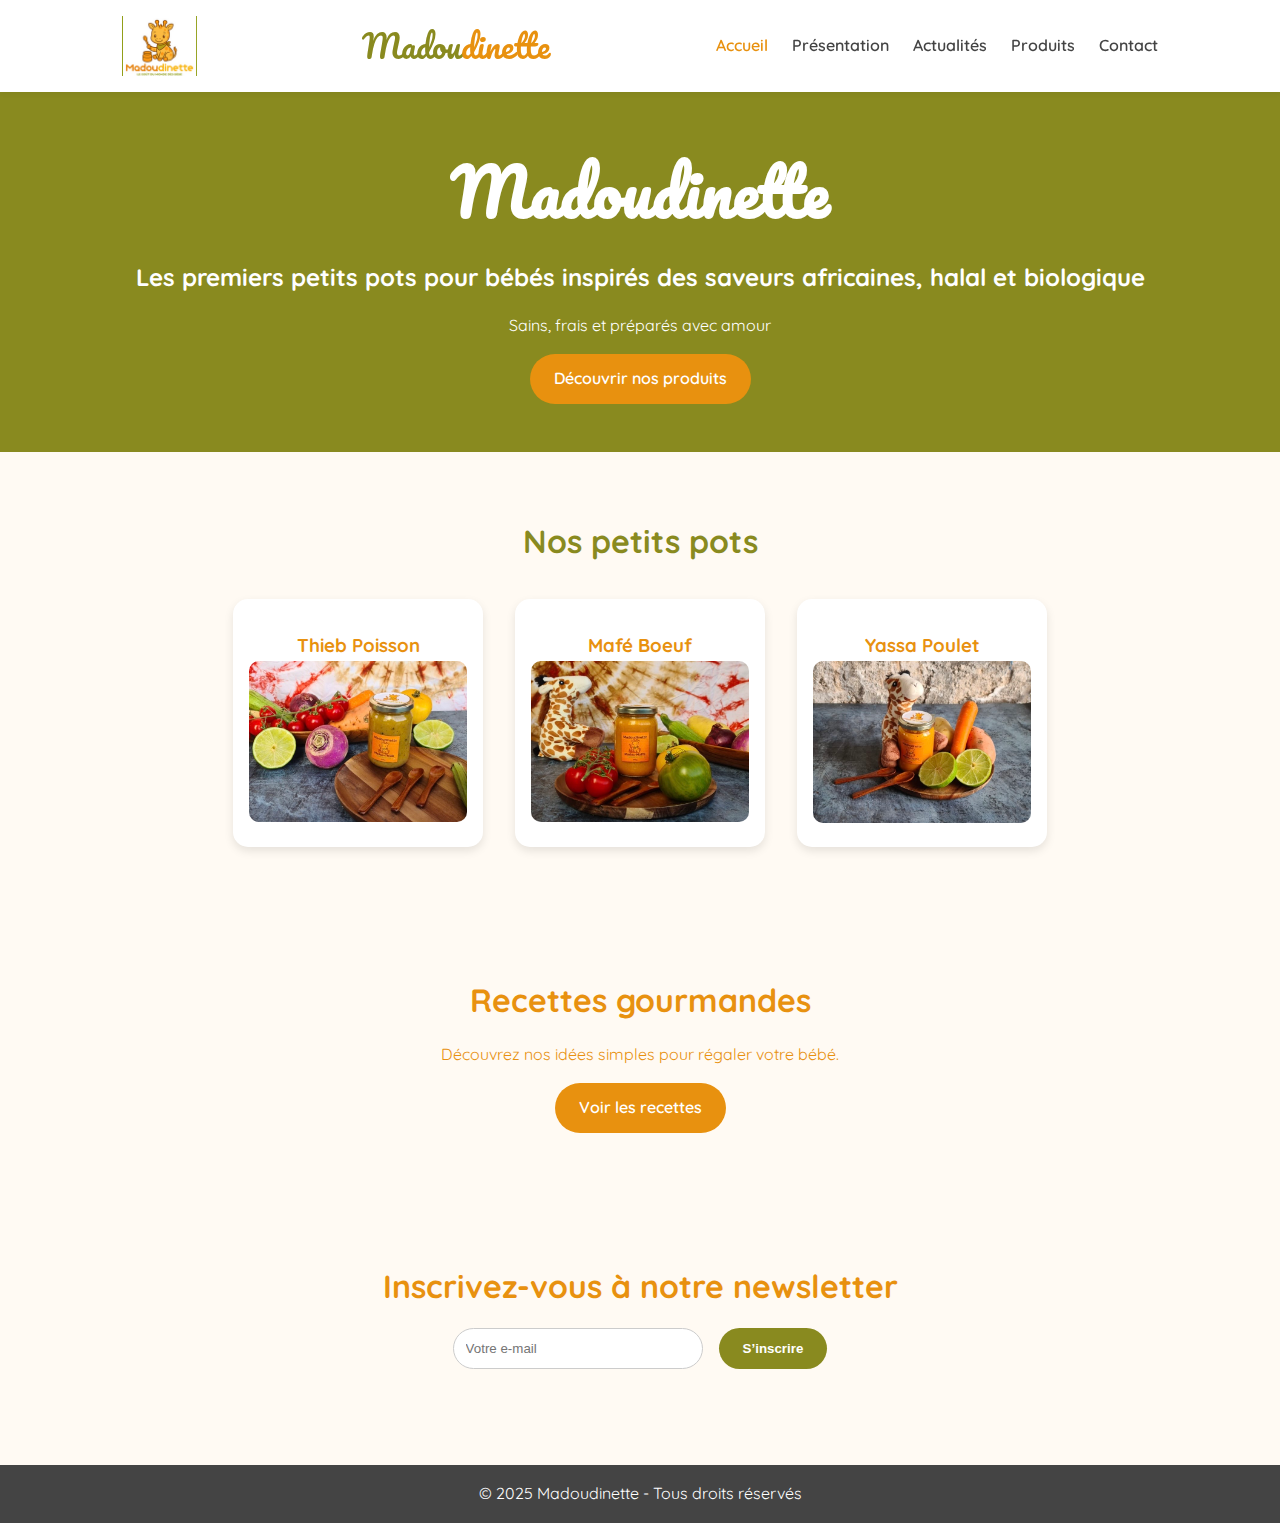
<file: index.html>
<!DOCTYPE html>
<html lang="fr">
<head>
  <meta charset="UTF-8">
  <meta name="viewport" content="width=device-width, initial-scale=1.0">
  <title>Madoudinette - Petits Pots Bébé Maison</title>
  <link rel="stylesheet" href="style_index.css">
  <link href="https://fonts.googleapis.com/css2?family=Pacifico&family=Quicksand:wght@400;600&display=swap" rel="stylesheet">
</head>
<body>

  <!-- ===== HEADER ===== -->
  <header class="site-header">
    <nav class="navbar">
      <img src="images/logo.png" alt="Logo Madoudinette" class="logo-img">
      <div class="logo">
        <span class="logo-vert">Madou</span><span class="logo-orange">dinette</span>
      </div>
      <ul class="nav-links">
        <li><a href="index.html" class="active">Accueil</a></li>
        <li><a href="presentation.html">Présentation</a></li>
        <li><a href="actualite.html">Actualités</a></li>
        <li><a href="produits.html">Produits</a></li>
        <li><a href="contact.html">Contact</a></li>
      </ul>
    </nav>
  </header>

  <!-- ===== HERO ===== -->
  <section class="hero">
    <div class="hero-content">
      <h1>Madoudinette</h1>
      <h2>Les premiers petits pots pour bébés inspirés des saveurs africaines, halal et biologique</h2>
      <p>Sains, frais et préparés avec amour </p>
      <a href="produits.html" class="btn">Découvrir nos produits</a>
    </div>
  </section>

  <!-- ===== NOS PETITS POTS ===== -->
  <section class="produits">
    <h2>Nos petits pots</h2>
    <div class="cards">
      <div class="card">
        <h3>Thieb Poisson</h3>
        <img src="images/madouThieb.jpg" alt="Madou-Thieb">
      </div>
      <div class="card">
        <h3>Mafé Boeuf</h3>
        <img src="images/madou_maffe.jpg" alt="Madou-maffe">
      </div>
      <div class="card">
        <h3>Yassa Poulet</h3>
        <img src="images/madouYassa.jpg" alt="Madou-Yassa">
      </div>
    </div>
  </section>

  <!-- ===== RECETTES ===== -->
  <section class="recettes">
    <h2>Recettes gourmandes</h2>
    <p>Découvrez nos idées simples pour régaler votre bébé.</p>
    <a href="actualite.html" class="btn">Voir les recettes</a>
  </section>

  <!-- ===== NEWSLETTER ===== -->
  <section class="newsletter">
    <h2>Inscrivez-vous à notre newsletter</h2>
    <form>
      <input type="email" placeholder="Votre e-mail">
      <button type="submit">S’inscrire</button>
    </form>
  </section>

  <!-- ===== FOOTER ===== -->
  <footer>
    <p>&copy; 2025 Madoudinette - Tous droits réservés</p>
  </footer>

</body>
</html>
</file>
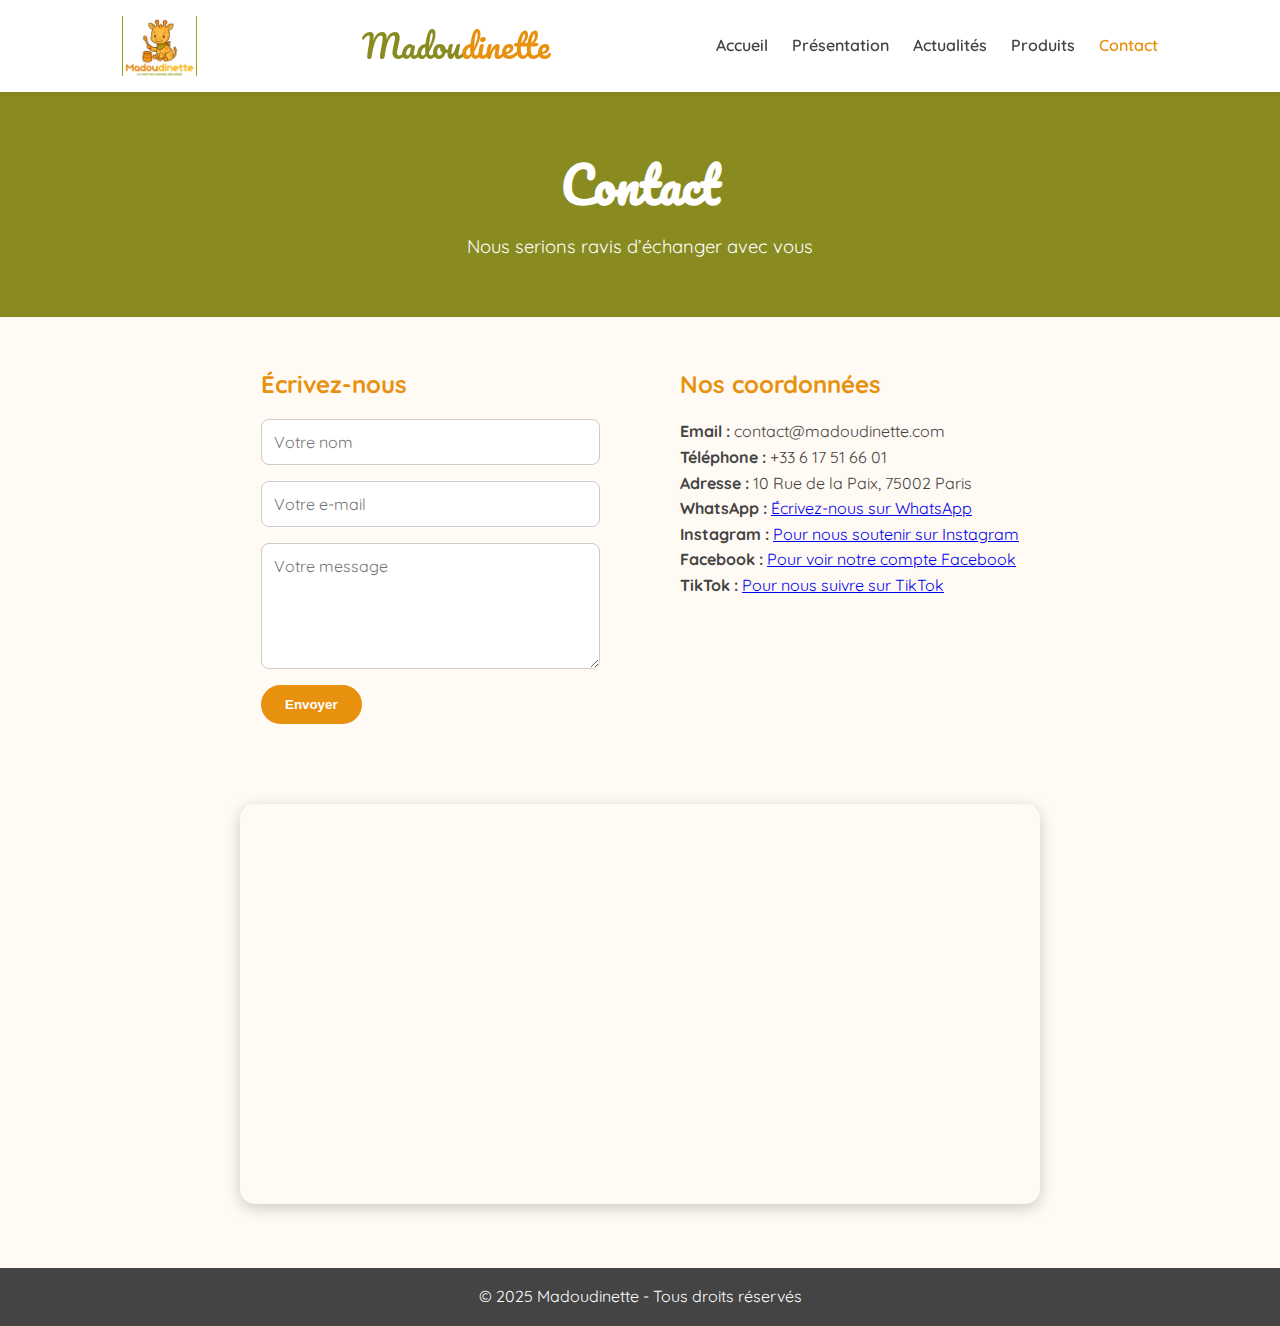
<file: contact.html>
<!DOCTYPE html>
<html lang="fr">
<head>
  <meta charset="UTF-8">
  <meta name="viewport" content="width=device-width, initial-scale=1.0">
  <title>Madoudinette - Contact</title>
  <link rel="stylesheet" href="style_contact.css">
  <link href="https://fonts.googleapis.com/css2?family=Pacifico&family=Quicksand:wght@400;600&display=swap" rel="stylesheet">
</head>
<body>

  <!-- ===== HEADER ===== -->
  <header class="site-header">
    <nav class="navbar">
      <img src="images/logo.png" alt="Logo Madoudinette" class="logo-img">
      <div class="logo">
        <span class="logo-vert">Madou</span><span class="logo-orange">dinette</span>
      </div>
      <ul class="nav-links">
        <li><a href="index.html">Accueil</a></li>
        <li><a href="presentation.html">Présentation</a></li>
        <li><a href="actualite.html">Actualités</a></li>
        <li><a href="produits.html">Produits</a></li>
        <li><a href="contact.html" class="active">Contact</a></li>
      </ul>
    </nav>
  </header>

  <!-- ===== HERO ===== -->
  <section class="hero">
    <div class="hero-content">
      <h1>Contact</h1>
      <h2>Nous serions ravis d’échanger avec vous</h2>
    </div>
  </section>

  <!-- ===== CONTACT SECTION ===== -->
  <section class="contact-container">
    <div class="contact-block">
      <h2>Écrivez-nous</h2>
      <form class="contact-form">
        <input type="text" placeholder="Votre nom" required>
        <input type="email" placeholder="Votre e-mail" required>
        <textarea placeholder="Votre message" rows="5" required></textarea>
        <button type="submit" class="btn">Envoyer</button>
      </form>
    </div>

    <div class="contact-block">
      <h2>Nos coordonnées</h2>
      <p><strong>Email :</strong> contact@madoudinette.com</p>
      <p><strong>Téléphone :</strong> +33 6 17 51 66 01</p>
      <p><strong>Adresse :</strong> 10 Rue de la Paix, 75002 Paris</p>
      <p><strong>WhatsApp :</strong> 
        <a href="https://wa.me/33617516601" target="_blank">Écrivez-nous sur WhatsApp</a>
      </p>
      <p><strong>Instagram :</strong> 
        <a href=https://www.instagram.com/madoudinette>Pour nous soutenir sur Instagram</a>
      </p>
      <p><strong>Facebook :</strong> 
        <a href=https://www.facebook.com/profile.php?id=61576744880389&locale=fr_FR>Pour voir notre compte Facebook</a>
      </p>
      <p><strong>TikTok :</strong> 
        <a href=https://www.tiktok.com/@madoudinette>Pour nous suivre sur TikTok</a>
      </p>
    </div>
  </section>

  <!-- ===== MAP STYLISÉE ===== -->
  <section class="map-section">
    <div class="map-container">
      <iframe 
        src="https://www.google.com/maps/embed?pb=!1m18!1m12!1m3!1d2624.297640660324!2d2.330088315674119!3d48.86857297928896!2m3!1f0!2f0!3f0!3m2!1i1024!2i768!4f13.1!3m3!1m2!1s0x47e66e2f1c6a22e7%3A0x9c72d2b2fa3b0a76!2s10%20Rue%20de%20la%20Paix%2C%2075002%20Paris!5e0!3m2!1sfr!2sfr!4v1700000000000!5m2!1sfr!2sfr" 
        frameborder="0" style="border:0;" allowfullscreen="" loading="lazy">
      </iframe>
    </div>
  </section>

  <!-- ===== FOOTER ===== -->
  <footer>
    <p>&copy; 2025 Madoudinette - Tous droits réservés</p>
  </footer>

</body>
</html>
</file>
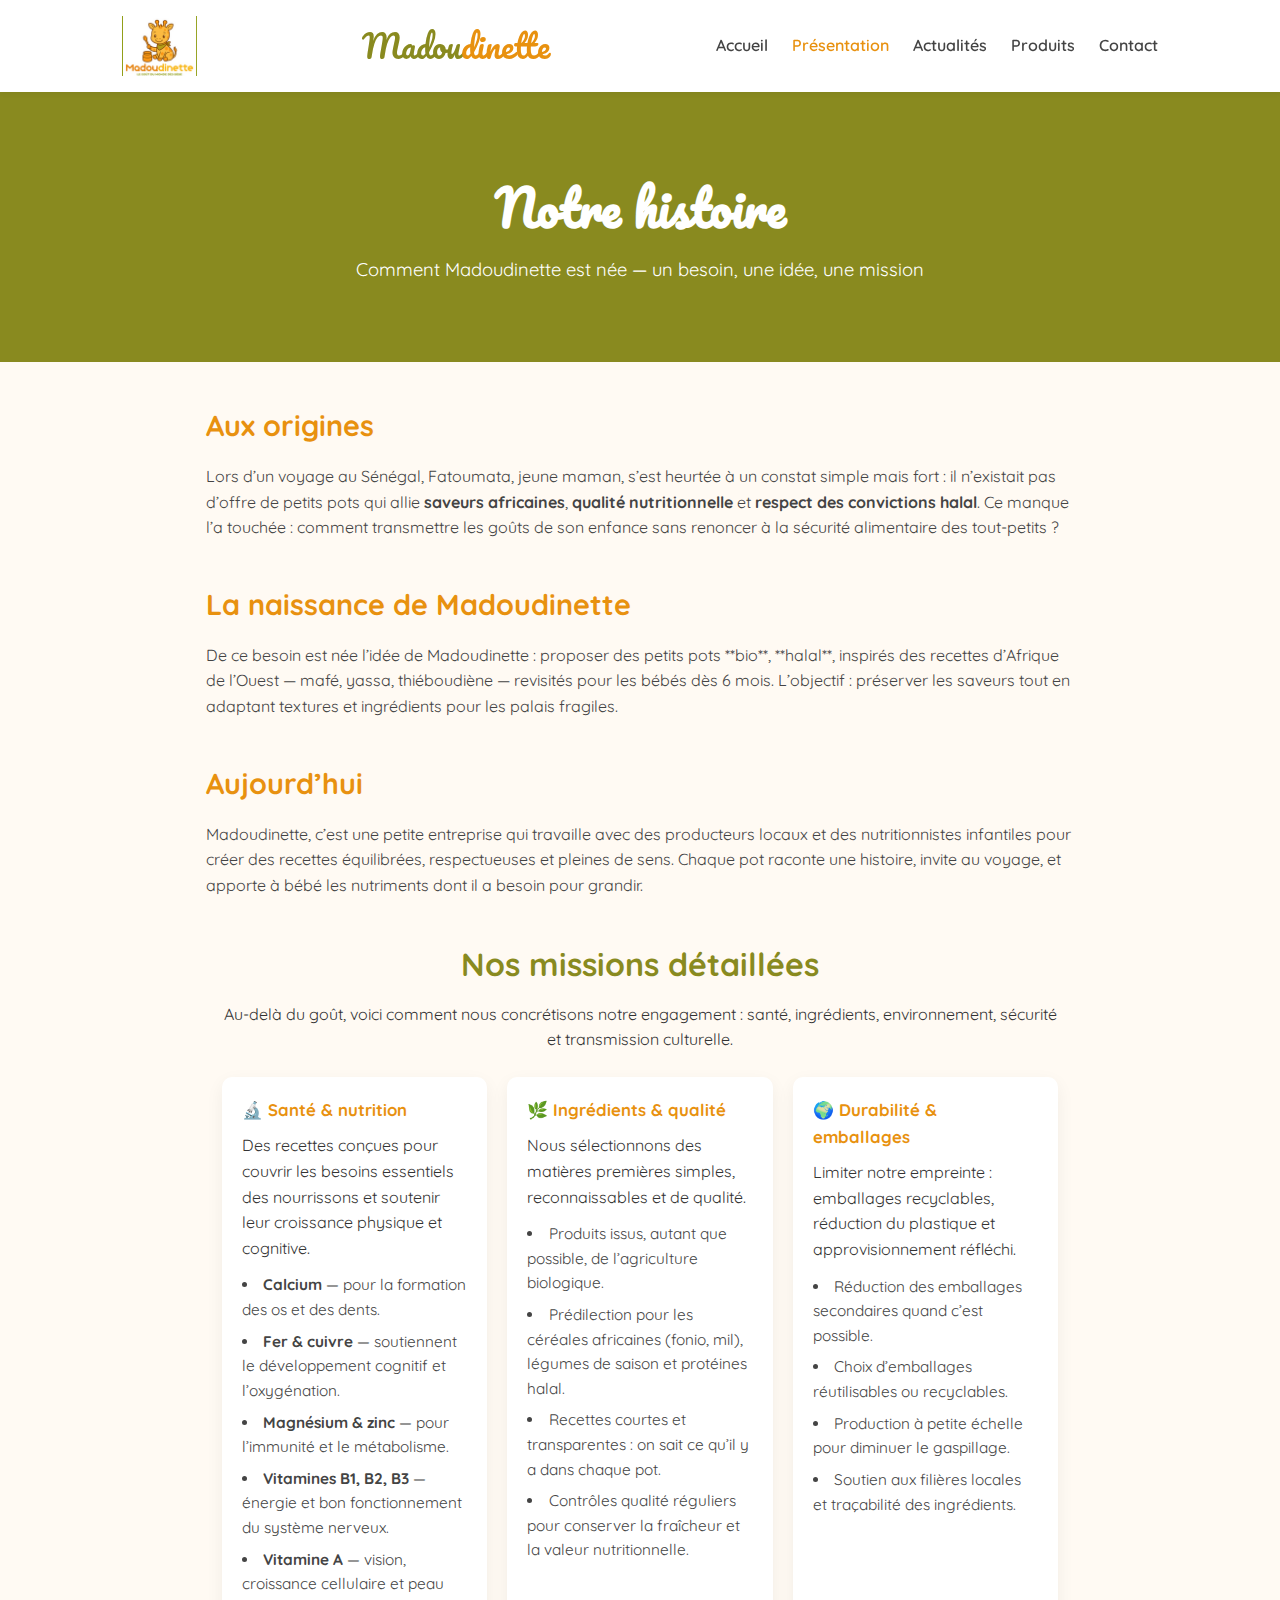
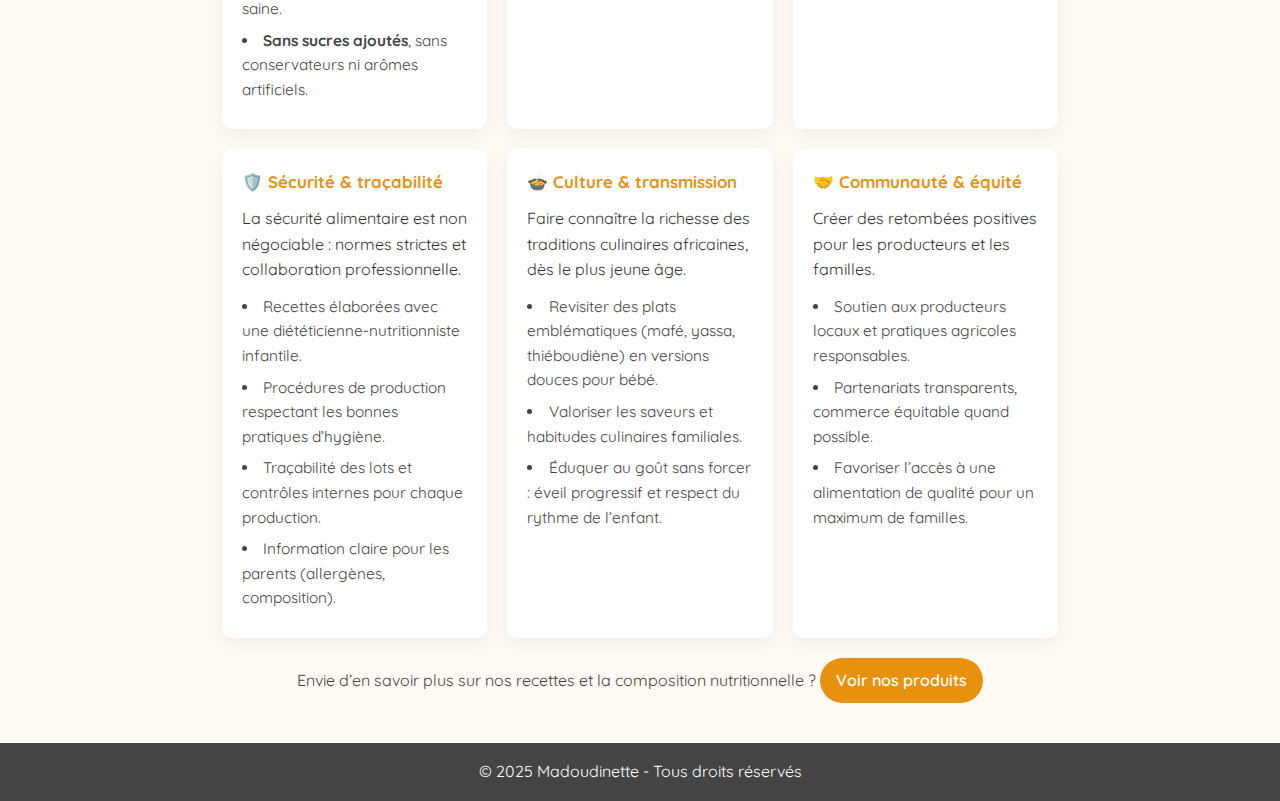
<file: presentation.html>
<!DOCTYPE html>
<html lang="fr">
<head>
  <meta charset="utf-8" />
  <meta name="viewport" content="width=device-width,initial-scale=1" />
  <title>Présentation - Madoudinette</title>
  <link rel="stylesheet" href="style_presentation.css">
  <link href="https://fonts.googleapis.com/css2?family=Pacifico&family=Quicksand:wght@400;600&display=swap" rel="stylesheet">
</head>
<body>

  <!-- HEADER -->
  <header class="site-header">
    <nav class="navbar">
      <img src="images/logo.png" alt="Logo Madoudinette" class="logo-img">
      <div class="logo">
        <span class="logo-vert">Madou</span><span class="logo-orange">dinette</span>
      </div>
      <ul class="nav-links">
        <li><a href="index.html">Accueil</a></li>
        <li><a href="presentation.html" class="active">Présentation</a></li>
        <li><a href="actualite.html">Actualités</a></li>
        <li><a href="produits.html">Produits</a></li>
        <li><a href="contact.html">Contact</a></li>
      </ul>
    </nav>
  </header>

  <!-- HERO -->
  <section class="hero">
    <div class="hero-content">
      <h1>Notre histoire</h1>
      <h2>Comment Madoudinette est née — un besoin, une idée, une mission</h2>
    </div>
  </section>

  <!-- RÉCIT / STORYTELLING -->
  <main class="presentation-container">

    <section class="story-block">
      <h2>Aux origines</h2>
      <p>
        Lors d’un voyage au Sénégal, Fatoumata, jeune maman, s’est heurtée à un constat simple mais fort : il n’existait pas d’offre de petits pots qui 
        allie <strong>saveurs africaines</strong>, <strong>qualité nutritionnelle</strong> et <strong>respect des convictions halal</strong>. 
        Ce manque l’a touchée : comment transmettre les goûts de son enfance sans renoncer à la sécurité alimentaire des tout-petits ?
      </p>
    </section>

    <section class="story-block alt">
      <h2>La naissance de Madoudinette</h2>
      <p>
        De ce besoin est née l’idée de Madoudinette : proposer des petits pots **bio**, **halal**, inspirés des recettes d’Afrique de l’Ouest — mafé, yassa, thiéboudiène — 
        revisités pour les bébés dès 6 mois. L’objectif : préserver les saveurs tout en adaptant textures et ingrédients pour les palais fragiles.
      </p>
    </section>

    <section class="story-block">
      <h2>Aujourd’hui</h2>
      <p>
        Madoudinette, c’est une petite entreprise qui travaille avec des producteurs locaux et des nutritionnistes infantiles pour créer des recettes équilibrées,
        respectueuses et pleines de sens. Chaque pot raconte une histoire, invite au voyage, et apporte à bébé les nutriments dont il a besoin pour grandir.
      </p>
    </section>

    <!-- MISSIONS DETAILLEES -->
    <section class="missions">
      <h2>Nos missions détaillées</h2>
      <p class="intro">Au-delà du goût, voici comment nous concrétisons notre engagement : santé, ingrédients, environnement, sécurité et transmission culturelle.</p>

      <div class="mission-grid">
        <!-- Santé & Nutrition -->
        <article class="mission-card">
          <h3>🔬 Santé & nutrition</h3>
          <p>Des recettes conçues pour couvrir les besoins essentiels des nourrissons et soutenir leur croissance physique et cognitive.</p>
          <ul>
            <li><strong>Calcium</strong> — pour la formation des os et des dents.</li>
            <li><strong>Fer & cuivre</strong> — soutiennent le développement cognitif et l’oxygénation.</li>
            <li><strong>Magnésium & zinc</strong> — pour l’immunité et le métabolisme.</li>
            <li><strong>Vitamines B1, B2, B3</strong> — énergie et bon fonctionnement du système nerveux.</li>
            <li><strong>Vitamine A</strong> — vision, croissance cellulaire et peau saine.</li>
            <li><strong>Sans sucres ajoutés</strong>, sans conservateurs ni arômes artificiels.</li>
          </ul>
        </article>

        <!-- Ingrédients & qualité -->
        <article class="mission-card">
          <h3>🌿 Ingrédients & qualité</h3>
          <p>Nous sélectionnons des matières premières simples, reconnaissables et de qualité.</p>
          <ul>
            <li>Produits issus, autant que possible, de l’agriculture biologique.</li>
            <li>Prédilection pour les céréales africaines (fonio, mil), légumes de saison et protéines halal.</li>
            <li>Recettes courtes et transparentes : on sait ce qu’il y a dans chaque pot.</li>
            <li>Contrôles qualité réguliers pour conserver la fraîcheur et la valeur nutritionnelle.</li>
          </ul>
        </article>

        <!-- Durabilité & emballages -->
        <article class="mission-card">
          <h3>🌍 Durabilité & emballages</h3>
          <p>Limiter notre empreinte : emballages recyclables, réduction du plastique et approvisionnement réfléchi.</p>
          <ul>
            <li>Réduction des emballages secondaires quand c’est possible.</li>
            <li>Choix d’emballages réutilisables ou recyclables.</li>
            <li>Production à petite échelle pour diminuer le gaspillage.</li>
            <li>Soutien aux filières locales et traçabilité des ingrédients.</li>
          </ul>
        </article>

        <!-- Sécurité & traçabilité -->
        <article class="mission-card">
          <h3>🛡️ Sécurité & traçabilité</h3>
          <p>La sécurité alimentaire est non négociable : normes strictes et collaboration professionnelle.</p>
          <ul>
            <li>Recettes élaborées avec une diététicienne-nutritionniste infantile.</li>
            <li>Procédures de production respectant les bonnes pratiques d’hygiène.</li>
            <li>Traçabilité des lots et contrôles internes pour chaque production.</li>
            <li>Information claire pour les parents (allergènes, composition).</li>
          </ul>
        </article>

        <!-- Culture & transmission -->
        <article class="mission-card">
          <h3>🍲 Culture & transmission</h3>
          <p>Faire connaître la richesse des traditions culinaires africaines, dès le plus jeune âge.</p>
          <ul>
            <li>Revisiter des plats emblématiques (mafé, yassa, thiéboudiène) en versions douces pour bébé.</li>
            <li>Valoriser les saveurs et habitudes culinaires familiales.</li>
            <li>Éduquer au goût sans forcer : éveil progressif et respect du rythme de l’enfant.</li>
          </ul>
        </article>

        <!-- Communauté & équité -->
        <article class="mission-card">
          <h3>🤝 Communauté & équité</h3>
          <p>Créer des retombées positives pour les producteurs et les familles.</p>
          <ul>
            <li>Soutien aux producteurs locaux et pratiques agricoles responsables.</li>
            <li>Partenariats transparents, commerce équitable quand possible.</li>
            <li>Favoriser l’accès à une alimentation de qualité pour un maximum de familles.</li>
          </ul>
        </article>
      </div>

      <p class="cta">Envie d’en savoir plus sur nos recettes et la composition nutritionnelle ? <a href="produits.html" class="btn">Voir nos produits</a></p>
    </section>

  </main>

  <!-- FOOTER -->
  <footer>
    <p>&copy; 2025 Madoudinette - Tous droits réservés</p>
  </footer>

</body>
</html>
</file>
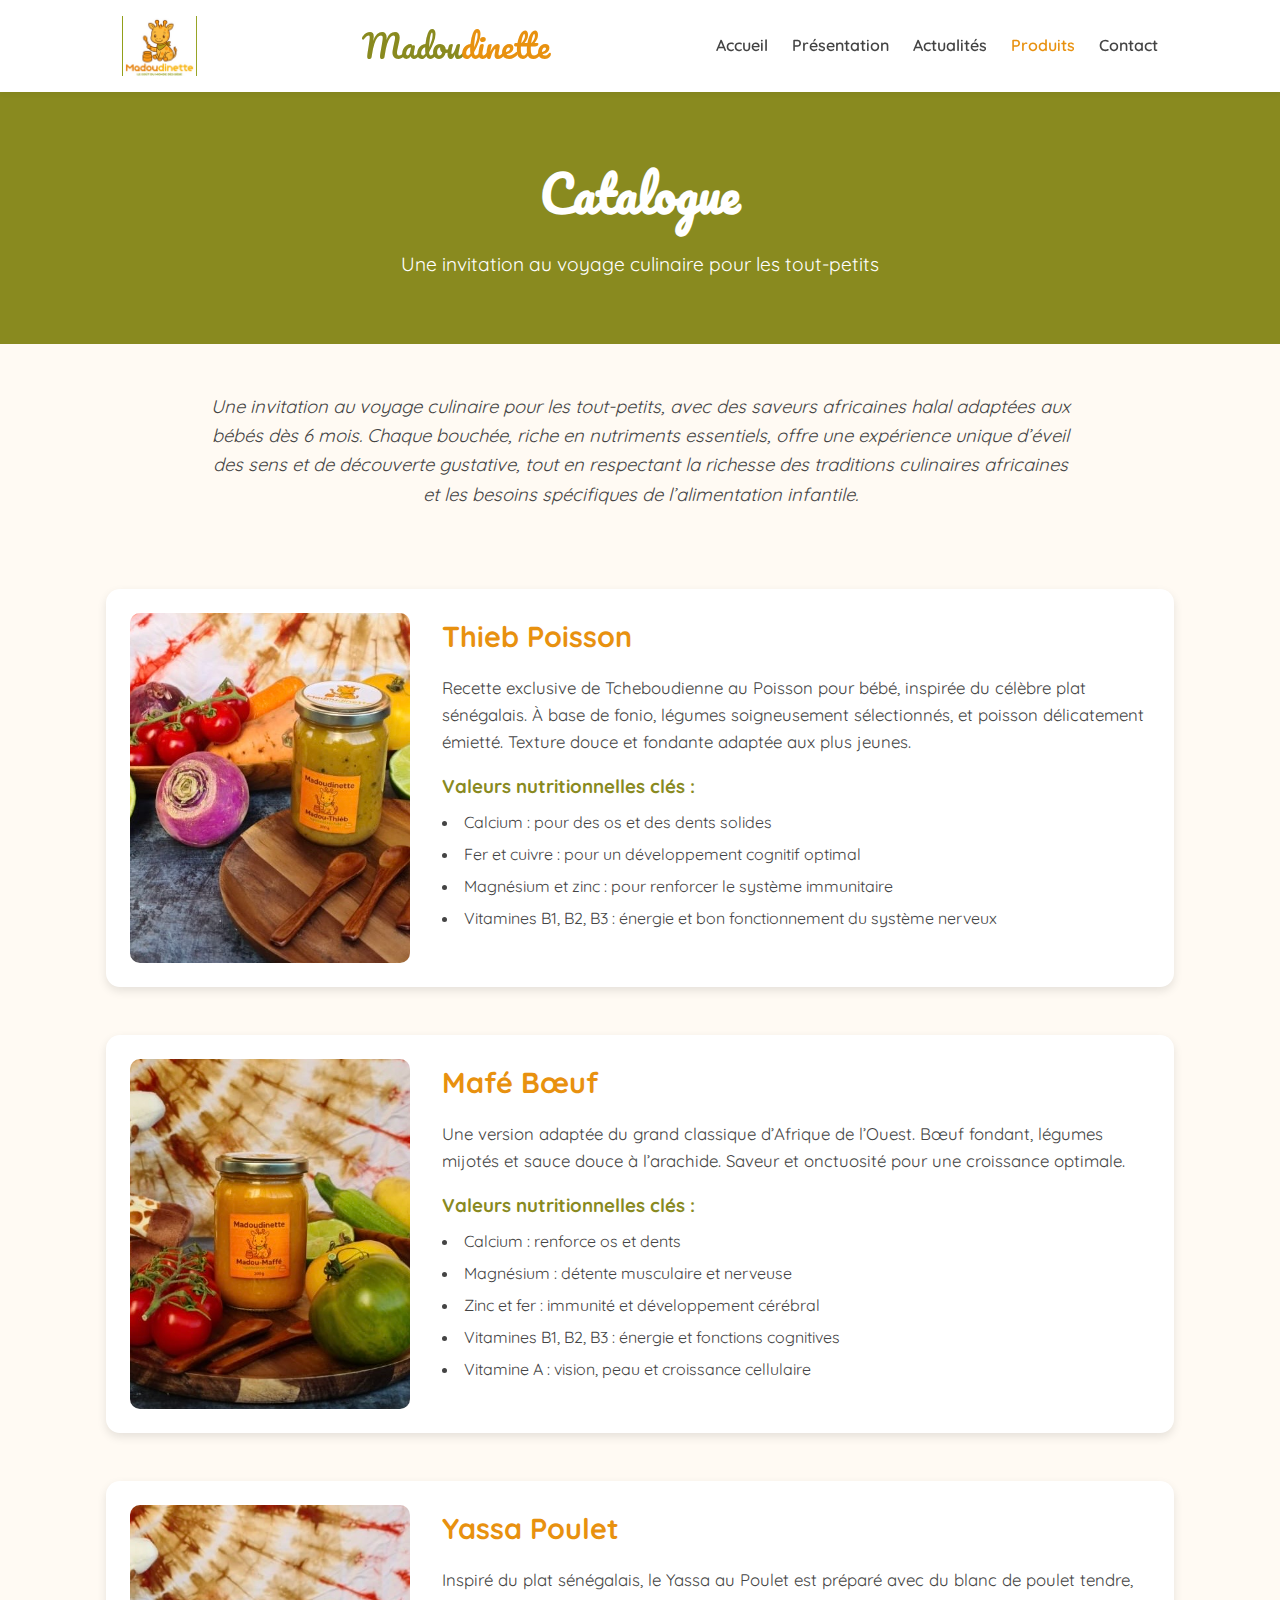
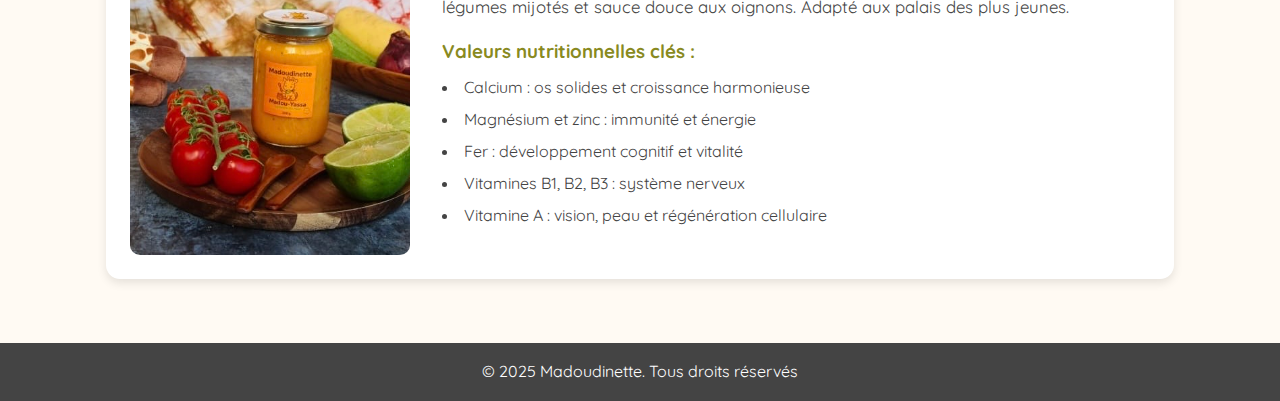
<file: produits.html>
<!DOCTYPE html>
<html lang="fr">
<head>
  <meta charset="UTF-8">
  <meta name="viewport" content="width=device-width, initial-scale=1.0">
  <title>Catalogue - Madoudinette</title>
  <link rel="stylesheet" href="style_produits.css">
  <link href="https://fonts.googleapis.com/css2?family=Pacifico&family=Quicksand:wght@400;600&display=swap" rel="stylesheet">
</head>
<body>

  <!-- ===== HEADER ===== -->
  <header class="site-header">
    <nav class="navbar">
      <img src="images/logo.png" alt="Logo Madoudinette" class="logo-img">
      <div class="logo">
        <span class="logo-vert">Madou</span><span class="logo-orange">dinette</span>
      </div>
      <ul class="nav-links">
        <li><a href="index.html">Accueil</a></li>
        <li><a href="presentation.html">Présentation</a></li>
        <li><a href="actualite.html">Actualités</a></li>
        <li><a href="produits.html" class="active">Produits</a></li>
        <li><a href="contact.html">Contact</a></li>
      </ul>
    </nav>
  </header>

  <!-- ===== HERO ===== -->
  <section class="hero-produit">
    <div class="hero-content">
      <h1>Catalogue</h1>
      <p>Une invitation au voyage culinaire pour les tout-petits</p>
    </div>
  </section>

  <!-- ===== INTRO ===== -->
  <section class="intro">
    <p>
      Une invitation au voyage culinaire pour les tout-petits, avec des saveurs africaines halal adaptées aux bébés dès 6 mois.
      Chaque bouchée, riche en nutriments essentiels, offre une expérience unique d’éveil des sens et de découverte gustative,
      tout en respectant la richesse des traditions culinaires africaines et les besoins spécifiques de l’alimentation infantile.
    </p>
  </section>

  <!-- ===== PRODUITS ===== -->
  <main class="catalogue">

    <!-- Thieb poisson -->
    <article class="produit">
      <img src="images/Madou-thiéb.jpg" alt="Thieb poisson pour bébé">
      <div class="details">
        <h2>Thieb Poisson</h2>
        <p>
          Recette exclusive de Tcheboudienne au Poisson pour bébé, inspirée du célèbre plat sénégalais.
          À base de fonio, légumes soigneusement sélectionnés, et poisson délicatement émietté.
          Texture douce et fondante adaptée aux plus jeunes.
        </p>
        <h3>Valeurs nutritionnelles clés :</h3>
        <ul>
          <li>Calcium : pour des os et des dents solides</li>
          <li>Fer et cuivre : pour un développement cognitif optimal</li>
          <li>Magnésium et zinc : pour renforcer le système immunitaire</li>
          <li>Vitamines B1, B2, B3 : énergie et bon fonctionnement du système nerveux</li>
        </ul>
      </div>
    </article>

    <!-- Mafé Bœuf -->
    <article class="produit">
      <img src="images/Madou-Maffé.jpg" alt="Mafé bœuf pour bébé">
      <div class="details">
        <h2>Mafé Bœuf</h2>
        <p>
          Une version adaptée du grand classique d’Afrique de l’Ouest.
          Bœuf fondant, légumes mijotés et sauce douce à l’arachide.
          Saveur et onctuosité pour une croissance optimale.
        </p>
        <h3>Valeurs nutritionnelles clés :</h3>
        <ul>
          <li>Calcium : renforce os et dents</li>
          <li>Magnésium : détente musculaire et nerveuse</li>
          <li>Zinc et fer : immunité et développement cérébral</li>
          <li>Vitamines B1, B2, B3 : énergie et fonctions cognitives</li>
          <li>Vitamine A : vision, peau et croissance cellulaire</li>
        </ul>
      </div>
    </article>

    <!-- Yassa Poulet -->
    <article class="produit">
      <img src="images/Madou-Yassa.jpg" alt="Yassa poulet pour bébé">
      <div class="details">
        <h2>Yassa Poulet</h2>
        <p>
          Inspiré du plat sénégalais, le Yassa au Poulet est préparé avec du blanc de poulet tendre,
          légumes mijotés et sauce douce aux oignons.
          Adapté aux palais des plus jeunes.
        </p>
        <h3>Valeurs nutritionnelles clés :</h3>
        <ul>
          <li>Calcium : os solides et croissance harmonieuse</li>
          <li>Magnésium et zinc : immunité et énergie</li>
          <li>Fer : développement cognitif et vitalité</li>
          <li>Vitamines B1, B2, B3 : système nerveux</li>
          <li>Vitamine A : vision, peau et régénération cellulaire</li>
        </ul>
      </div>
    </article>

  </main>

  <!-- ===== FOOTER ===== -->
  <footer>
    <p>&copy; 2025 Madoudinette. Tous droits réservés</p>
  </footer>

</body>
</html>
</file>
<file: style_index.css>
:root {
  --vert: #898A1F;
  --orange: #E8910F;
  --beige: #fffaf3;
  --gris: #444;
  --blanc: #fff;
}

* {
  margin: 0;
  padding: 0;
  box-sizing: border-box;
}

body {
  font-family: 'Quicksand', sans-serif;
  background-color: var(--beige);
  color: var(--gris);
  line-height: 1.6;
}

/* Header / Navbar */
.site-header {
  background-color: var(--blanc);
  box-shadow: 0 2px 5px rgba(0,0,0,0.05);
  position: sticky;
  top: 0;
  z-index: 1000;
}

.navbar {
  display: flex;
  justify-content: space-between;
  align-items: center;
  max-width: 1100px;
  margin: auto;
  padding: 1rem 2rem;
}

.logo-img {
  max-height: 60px;
}

.logo {
  font-family: 'Pacifico', cursive;
  font-size: 2rem;
}

.logo-vert {
  color: #898A1F;
}

.logo-orange {
  color: #E8910F;
}

.nav-links {
  list-style: none;
  display: flex;
  gap: 1.5rem;
}

.nav-links a {
  text-decoration: none;
  color: var(--gris);
  font-weight: 600;
  transition: color 0.3s;
}

.nav-links a:hover,
.nav-links .active {
  color: var(--orange);
}

/* Hero Section */
.hero {
  height: 40vh;
  display: flex;
  justify-content: center;
  align-items: center;
  background-color: #898A1F;
  text-align: center;
  color: var(--blanc);
  padding: 1rem;
}

.hero-content h1 {
  font-family: 'Pacifico', cursive;
  font-size: 4rem;
  color: var(--blanc);
  margin-bottom: 1rem;
}

.hero-content h2 {
  font-size: 1.5rem;
  margin-bottom: 1rem;
}

.btn {
  display: inline-block;
  margin-top: 1rem;
  background: var(--orange);
  color: var(--blanc);
  padding: 0.75rem 1.5rem;
  border-radius: 30px;
  text-decoration: none;
  font-weight: 600;
  transition: background 0.3s;
}

.btn:hover {
  background: var(--blanc);
  color: var(--orange);
}

/* Produits Section */
.produits {
  padding: 4rem 2rem;
  text-align: center;
}

.produits h2 {
  font-size: 2rem;
  margin-bottom: 2rem;
  color: var(--vert);
}

.cards {
  display: flex;
  gap: 2rem;
  justify-content: center;
  flex-wrap: wrap;
}

.card {
  background: var(--blanc);
  border-radius: 15px;
  box-shadow: 0 4px 10px rgba(0,0,0,0.1);
  padding: 1rem;
  width: 250px;
  transition: transform 0.3s;
}

.card img {
  max-width: 100%;
  border-radius: 10px;
}

.card h3 {
  margin-top: 1rem;
  color: var(--orange);
}

.card:hover {
  transform: translateY(-5px);
}

/* Recettes Section */
.recettes {
  padding: 4rem 2rem;
  text-align: center;
  color: var(--orange);
}

.recettes h2 {
  font-size: 2rem;
  margin-bottom: 1rem;
}

.recettes .btn {
  background: var(--orange);
}

.recettes .btn:hover {
  background: var(--blanc);
  color: var(--vert);
}

/* Newsletter Section */
.newsletter {
  padding: 4rem 2rem;
  text-align: center;
}

.newsletter h2 {
  font-size: 2rem;
  margin-bottom: 1rem;
  color: var(--orange);
}

.newsletter form {
  display: flex;
  justify-content: center;
  gap: 1rem;
  margin-top: 1rem;
  flex-wrap: wrap;
}

.newsletter input {
  padding: 0.75rem;
  border: 1px solid #ccc;
  border-radius: 30px;
  width: 250px;
}

.newsletter button {
  background: var(--vert);
  color: var(--blanc);
  border: none;
  padding: 0.75rem 1.5rem;
  border-radius: 30px;
  cursor: pointer;
  font-weight: 600;
  transition: background 0.3s;
}

.newsletter button:hover {
  background: var(--orange);
}

/* Footer */
footer {
  background: var(--gris);
  color: var(--blanc);
  text-align: center;
  padding: 1rem;
  margin-top: 2rem;
}

/* Responsive */
@media (max-width: 768px) {
  .nav-links {
    flex-direction: column;
    gap: 1rem;
  }
  .hero-content h1 {
    font-size: 3rem;
  }
}
</file>
<file: style_contact.css>
:root {
  --vert: #898A1F;
  --orange: #E8910F;
  --beige: #fffaf3;
  --gris: #444;
  --blanc: #fff;
}

* { margin:0; padding:0; box-sizing:border-box; }

body {
  font-family: 'Quicksand', sans-serif;
  background: var(--beige);
  color: var(--gris);
  line-height:1.6;
}

html, body {
  height: 100%;
  display: flex;
  flex-direction: column;
}

body > *:not(footer) {
  flex: 1 0 auto;
}

/* =====================
   Header / Navbar
===================== */
.site-header {
  background-color: var(--blanc);
  box-shadow: 0 2px 5px rgba(0,0,0,0.05);
  position: sticky;
  top: 0;
  z-index: 1000;
}

.navbar {
  display: flex;
  justify-content: space-between;
  align-items: center;
  max-width: 1100px;
  margin: auto;
  padding: 1rem 2rem;
}

.logo-img {
  max-height: 60px;
}

.logo {
  font-family: 'Pacifico', cursive;
  font-size: 2rem;
}

.logo-vert {
  color: #898A1F;
}

.logo-orange {
  color: #E8910F;
}

.nav-links {
  list-style: none;
  display: flex;
  gap: 1.5rem;
}

.nav-links a {
  text-decoration: none;
  color: var(--gris);
  font-weight: 600;
  transition: color 0.3s;
}

.nav-links a:hover,
.nav-links .active {
  color: var(--orange);
}

/* =====================
   Hero Section
===================== */

.hero {
  min-height: 25vh; 
  display: flex;
  align-items: center;
  justify-content: center;
  background: var(--vert);
  color: var(--blanc);
  text-align: center;
  padding: 2rem 1rem;
}

.hero-content h1 { font-family:'Pacifico', cursive; font-size:3rem; margin-bottom:.5rem; }
.hero-content h2 { font-size:1.15rem; font-weight:400; }


/* =====================
   Contact
===================== */

.contact-container {
  max-width: 1000px;
  margin: 3rem auto;
  padding: 0 1rem;
  display: grid;
  grid-template-columns: repeat(auto-fit, minmax(300px, 1fr));
  gap: 5rem;
}

.contact-block h2 {
  color: var(--orange);
  margin-bottom: 1rem;
}

.contact-form {
  display: flex;
  flex-direction: column;
  gap: 1rem;
}

.contact-form input,
.contact-form textarea {
  padding: 0.75rem;
  border: 1px solid #ccc;
  border-radius: 8px;
  font-family: 'Quicksand', sans-serif;
  font-size: 1rem;
}

.contact-form button {
  align-self: flex-start;
  background: var(--orange);
  color: var(--blanc);
  border: none;
  padding: 0.75rem 1.5rem;
  border-radius: 30px;
  cursor: pointer;
  font-weight: 600;
  transition: background 0.3s;
}

.contact-form button:hover {
  background: var(--vert);
}

/* =====================
        Map
===================== */
.map-section {
  width: 100%;
  margin: 2rem 0;
  display: flex;
  justify-content: center;
}

.map-container {
  width: 90%;
  max-width: 800px;
  height: 400px;
  border-radius: 15px;
  overflow: hidden;
  box-shadow: 0 4px 15px rgba(0,0,0,0.2);
}

.map-container iframe {
  width: 100%;
  height: 100%;
  border: none;
}


/* =====================
    Footer
===================== */
footer {
  background: var(--gris);
  color: var(--blanc);
  text-align: center;
  padding: 1rem;
  margin-top: 2rem;
  flex-shrink: 0;
}

/* =====================
   Responsive
===================== */
@media (max-width: 900px) {
  .contact-container {
    flex-direction: column;
    align-items: center;
    text-align: center;
  }
}
</file>
<file: style_produits.css>
/* =====================
   Variables couleurs
===================== */
:root {
  --vert: #898A1F;
  --orange: #E8910F;
  --beige: #fffaf3;
  --gris: #444;
  --blanc: #fff;
}

/* =====================
   Reset
===================== */
* {
  margin: 0;
  padding: 0;
  box-sizing: border-box;
}

body {
  font-family: 'Quicksand', sans-serif;
  background-color: var(--beige);
  color: var(--gris);
  line-height: 1.6;
}

/* =====================
   Header / Navbar
===================== */
.site-header {
  background-color: var(--blanc);
  box-shadow: 0 2px 5px rgba(0,0,0,0.05);
  position: sticky;
  top: 0;
  z-index: 1000;
}

.navbar {
  display: flex;
  justify-content: space-between;
  align-items: center;
  max-width: 1100px;
  margin: auto;
  padding: 1rem 2rem;
}

.logo-img {
  max-height: 60px;
}

.logo {
  font-family: 'Pacifico', cursive;
  font-size: 2rem;
}

.logo-vert {
  color: #898A1F;
}

.logo-orange {
  color: #E8910F;
}

.nav-links {
  list-style: none;
  display: flex;
  gap: 1.5rem;
}

.nav-links a {
  text-decoration: none;
  color: var(--gris);
  font-weight: 600;
  transition: color 0.3s;
}

.nav-links a:hover,
.nav-links .active {
  color: var(--orange);
}

/* =====================
   Hero Section
===================== */
.hero-produit {
  background-color: var(--vert);
  color: var(--blanc);
  text-align: center;
  padding: 4rem 2rem;
}

.hero-produit .hero-content h1 {
  font-family: 'Pacifico', cursive;
  font-size: 3rem;
  margin-bottom: 1rem;
}

.hero-produit .hero-content p {
  font-size: 1.2rem;
}

/* =====================
   Intro
===================== */
.intro {
  max-width: 900px;
  margin: 3rem auto;
  padding: 0 1rem;
  font-size: 1.15rem;
  text-align: center;
  font-style: italic;
}

/* =====================
   Catalogue Produits
===================== */
.catalogue {
  max-width: 1100px;
  margin: auto;
  padding: 2rem 1rem;
  display: flex;
  flex-direction: column;
  gap: 3rem;
}

.produit {
  display: flex;
  align-items: flex-start;
  gap: 2rem;
  background: var(--blanc);
  border-radius: 14px;
  box-shadow: 0 4px 10px rgba(0,0,0,0.1);
  padding: 1.5rem;
  transition: transform 0.3s ease;
}

.produit:hover {
  transform: translateY(-5px);
}

.produit img {
  width: 280px;
  height:350px;
  border-radius: 10px;
  object-fit: cover;
}

.produit .details {
  flex: 1;
}

.produit h2 {
  color: var(--orange);
  font-size: 1.8rem;
  margin-bottom: 1rem;
}

.produit p {
  margin-bottom: 1rem;
  font-size: 1.05rem;
}

.produit h3 {
  margin-bottom: 0.5rem;
  color: var(--vert);
}

.produit ul {
  list-style: disc inside;
  padding-left: 0;
  margin: 0;
}

.produit ul li {
  margin-bottom: 0.4rem;
}

/* =====================
   Footer
===================== */
footer {
  background: var(--gris);
  color: var(--blanc);
  text-align: center;
  padding: 1rem;
  margin-top: 2rem;
}

/* =====================
   Responsive
===================== */
@media (max-width: 900px) {
  .produit {
    flex-direction: column;
    align-items: center;
    text-align: center;
  }
  .produit img {
    width: 100%;
    max-width: 400px;
  }
  .produit .details {
    text-align: left;
  }
}
</file>
<file: style_presentation.css>
:root {
  --vert: #898A1F;
  --orange: #E8910F;
  --beige: #fffaf3;
  --gris: #444;
  --blanc: #fff;
}

/* Reset */
* { margin:0; padding:0; box-sizing:border-box; }
body {
  font-family: 'Quicksand', sans-serif;
  background: var(--beige);
  color: var(--gris);
  line-height:1.6;
}

/* Header */
.site-header {
  background: var(--blanc);
  box-shadow: 0 2px 5px rgba(0,0,0,0.05);
  position: sticky; top:0; z-index:1000;
}
.navbar {
  display:flex; justify-content:space-between; align-items:center;
  max-width:1100px; margin:auto; padding:1rem 2rem;
}
.logo-img { max-height:60px; }
.logo { font-family:'Pacifico', cursive; font-size:2rem; }
.logo-vert { color:var(--vert); } .logo-orange { color:var(--orange); }
.nav-links { list-style:none; display:flex; gap:1.5rem; }
.nav-links a { text-decoration:none; color:var(--gris); font-weight:600; transition:color .25s; }
.nav-links a:hover, .nav-links .active { color:var(--orange); }

/* Hero */
.hero {
  height: 30vh;
  display:flex; align-items:center; justify-content:center;
  background: var(--vert); color:var(--blanc); text-align:center;
  padding:1rem;
}
.hero-content h1 { font-family:'Pacifico', cursive; font-size:3rem; margin-bottom:.5rem; }
.hero-content h2 { font-size:1.15rem; font-weight:400; }

/* Presentation container */
.presentation-container { max-width:900px; margin:2.5rem auto; padding:0 1rem; }

/* Story blocks */
.story-block { margin-bottom:2.5rem; }
.story-block h2 { font-size:1.8rem; margin-bottom:1rem; color:var(--orange); }
.story-block p { margin-bottom:1rem; }

/* Missions (nouveau) */
.missions { margin:2.5rem auto; max-width:1100px; padding:0 1rem; }
.missions h2 { font-size:2rem; color:var(--vert); margin-bottom:.75rem; text-align:center; }
.missions .intro { text-align:center; margin-bottom:1.5rem; color:#333; }

.mission-grid {
  display: grid;
  grid-template-columns: repeat(auto-fit, minmax(260px, 1fr));
  gap: 1.25rem;
}

.mission-card {
  background: var(--blanc);
  border-radius: 10px;
  padding: 1.25rem;
  box-shadow: 0 6px 18px rgba(0,0,0,0.06);
  transition: transform .25s, box-shadow .25s;
}
.mission-card:hover { transform: translateY(-6px); box-shadow: 0 12px 26px rgba(0,0,0,0.10); }

.mission-card h3 { font-size:1.05rem; margin-bottom:.6rem; color:var(--orange); }
.mission-card p { margin-bottom:.75rem; color:#333; }
.mission-card ul { list-style: disc inside; color:#444; margin:0; padding:0; }
.mission-card ul li { margin-bottom:.45rem; font-size:0.96rem; }

/* CTA */
.cta { text-align:center; margin-top:1.25rem; }
.btn {
  display:inline-block; background:var(--orange); color:var(--blanc);
  padding:.6rem 1rem; border-radius:28px; text-decoration:none; font-weight:600;
}
.btn:hover { background:var(--vert); color:var(--blanc); }

/* Footer */
footer { background:var(--gris); color:var(--blanc); text-align:center; padding:1rem; margin-top:2rem; }

/* Responsive tweaks */
@media (max-width:900px){
  .hero { height:28vh; }
  .hero-content h1 { font-size:2.2rem; }
}
@media (max-width:480px){
  .hero { height:24vh; }
  .logo { display:none; } /* si besoin : cacher logo texte pour petits écrans */
}
</file>
